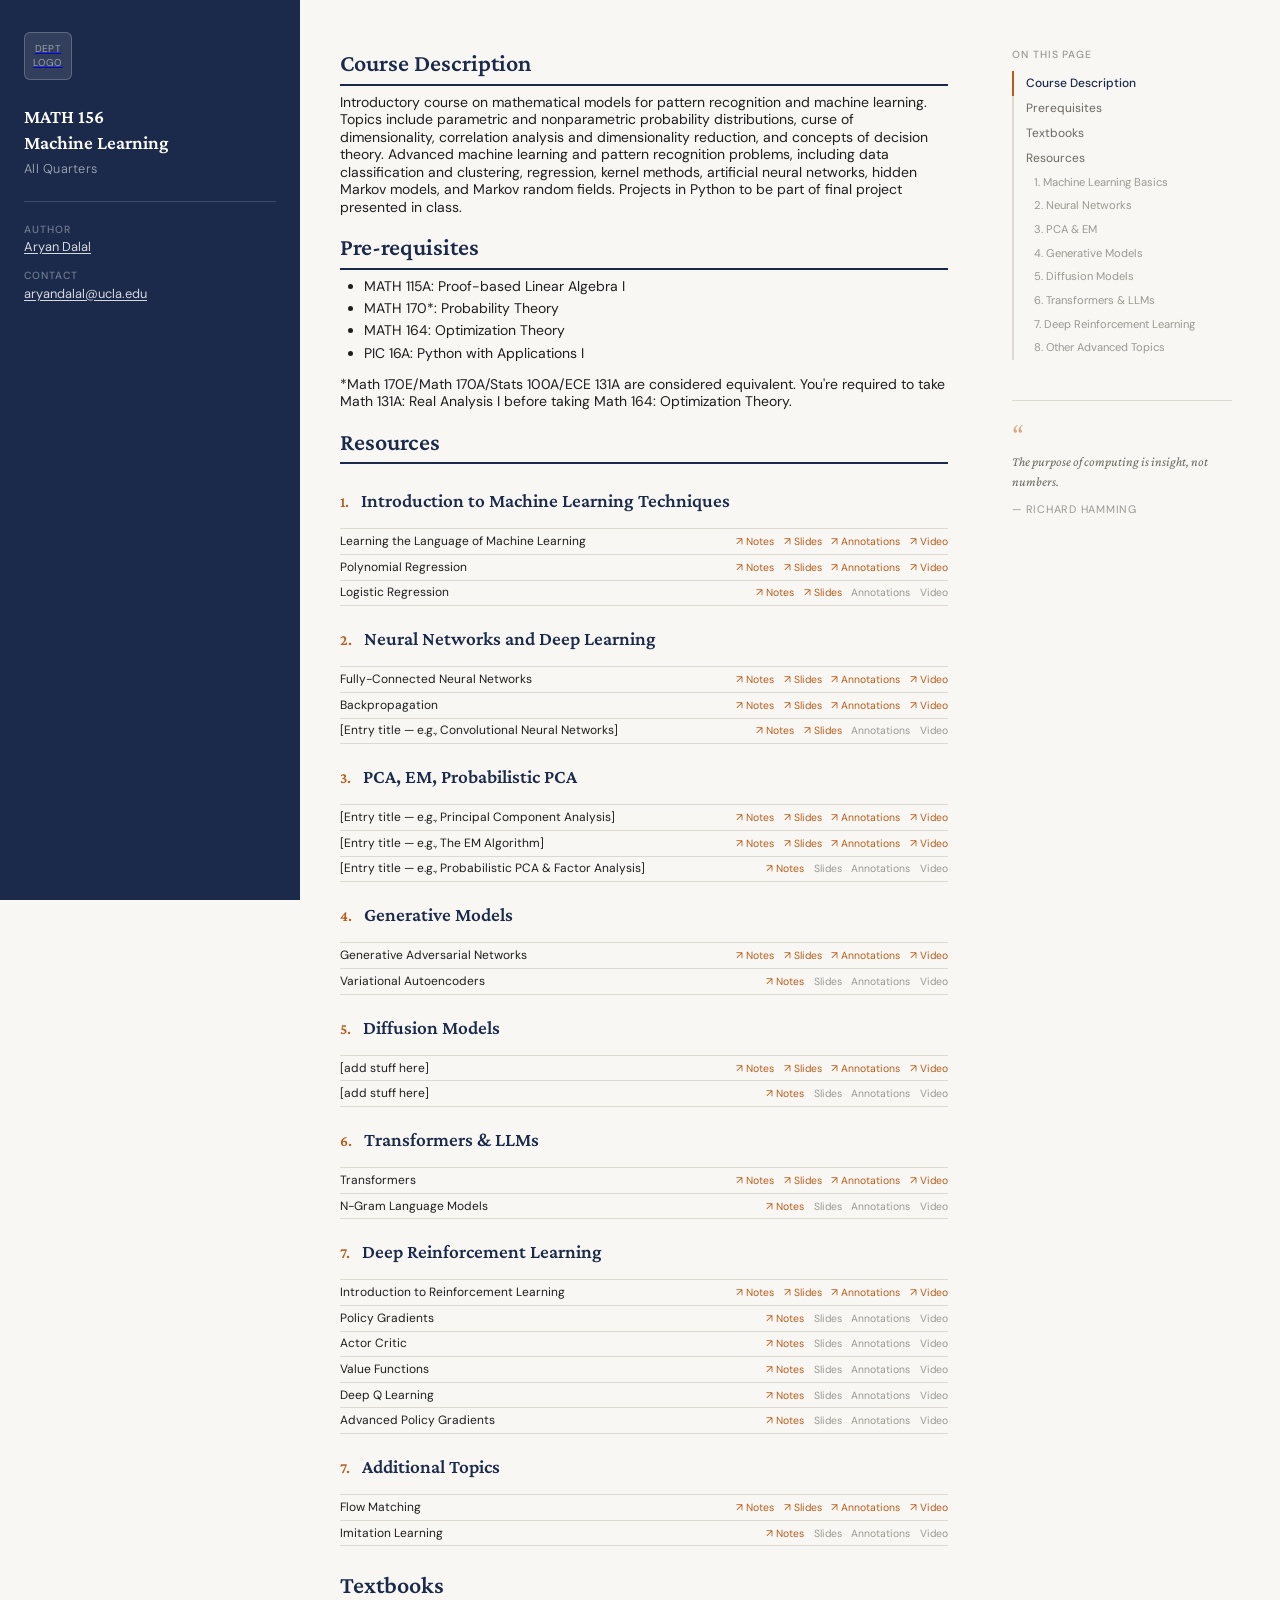
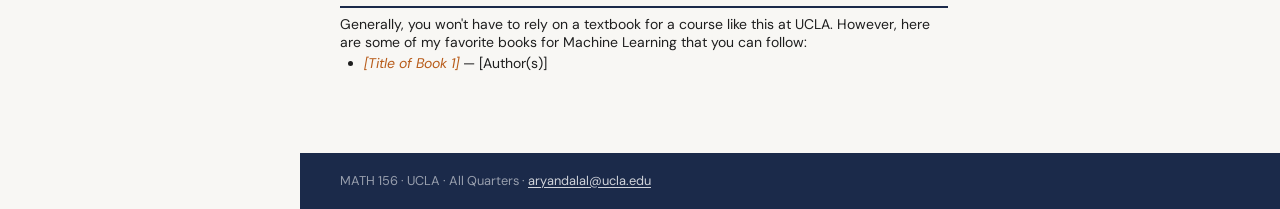
<file: index.html>
<!DOCTYPE html>
<html lang="en">
<head>
  <meta charset="UTF-8" />
  <meta name="viewport" content="width=device-width, initial-scale=1.0" />
  <meta name="description" content="[Course description for SEO]" />
  <title>Math 156: Machine Learning</title>

  <link rel="preconnect" href="https://fonts.googleapis.com" />
  <link rel="preconnect" href="https://fonts.gstatic.com" crossorigin />
  <link href="https://fonts.googleapis.com/css2?family=Crimson+Pro:ital,wght@0,300;0,400;0,600;1,400&family=DM+Sans:opsz,wght@9..40,300;9..40,400;9..40,500&display=swap" rel="stylesheet" />
  <link rel="stylesheet" href="styles.css" />
</head>
<body>

<!-- ═══════════════════════════ SIDEBAR ═══════════════════════════════ -->
<aside class="sidebar">
  <div class="sidebar-logo">
    <a href="#">
      <div class="logo-placeholder">DEPT<br>LOGO</div>
    </a>
  </div>

  <h1 class="sidebar-title">
    <a href="index.html">MATH 156 <br> Machine Learning</a>
  </h1>
  <div class="sidebar-season">All Quarters</div>

  <hr class="sidebar-divider" />

  <ul class="sidebar-meta">
    <li>
      <span class="meta-label">Author</span>
      <span class="meta-value"><a href="#">Aryan Dalal</a></span>
    </li>
    <li>
      <span class="meta-label">Contact</span>
      <span class="meta-value"><a href="mailto:aryandalal@ucla.edu">aryandalal@ucla.edu</a></span>
    </li>
  </ul>
</aside>

<!-- ═══════════════════════════ PAGE BODY ═════════════════════════════ -->
<div class="page-body">

  <div class="content-wrapper">

    <!-- ══ MAIN CONTENT ══════════════════════════════════ -->
    <main>

      <!-- ── Course Description ── -->
      <section id="description">
        <h2>Course Description</h2>
        <p>
          Introductory course on mathematical models for pattern recognition and machine learning. Topics include parametric and nonparametric probability distributions, curse of dimensionality, correlation analysis and dimensionality reduction, and concepts of decision theory. Advanced machine learning and pattern recognition problems, including data classification and clustering, regression, kernel methods, artificial neural networks, hidden Markov models, and Markov random fields. Projects in Python to be part of final project presented in class.
        </p>
      </section>

      <!-- ── Prerequisites ── -->
      <section id="prerequisites">
        <h2>Pre-requisites</h2>
        <ul>
          <li>MATH 115A: Proof-based Linear Algebra I</li>
          <li>MATH 170*: Probability Theory</li>
          <li>MATH 164: Optimization Theory</li>
          <li>PIC 16A: Python with Applications I</li>
        </ul>
        <p>*Math 170E/Math 170A/Stats 100A/ECE 131A are considered equivalent. You're required to take Math 131A: Real Analysis I before taking Math 164: Optimization Theory.</p>
      </section>

      <!-- ── Resources ── -->
      <section id="resources">
        <h2>Resources</h2>

        <!-- ─ Topic 1 ─ -->
        <div class="topic" id="topic-1">
          <div class="topic-header">
            <span class="topic-number">1.</span>
            <h3 class="topic-title">Introduction to Machine Learning Techniques</h3>
          </div>

          <div class="entry">
            <div class="entry-title">Learning the Language of Machine Learning</div>
            <div class="entry-links">
              <a href="#">Notes</a>
              <a href="#">Slides</a>
              <a href="#">Annotations</a>
              <a href="#">Video</a>
            </div>
          </div>

          <div class="entry">
            <div class="entry-title">Polynomial Regression</div>
            <div class="entry-links">
              <a href="#">Notes</a>
              <a href="#">Slides</a>
              <a href="#">Annotations</a>
              <a href="#">Video</a>
            </div>
          </div>

          <div class="entry">
            <div class="entry-title">Logistic Regression</div>
            <div class="entry-links">
              <a href="#">Notes</a>
              <a href="#">Slides</a>
              <a href="#" class="pending">Annotations</a>
              <a href="#" class="pending">Video</a>
            </div>
          </div>
        </div>

        <!-- ─ Topic 2 ─ -->
        <div class="topic" id="topic-2">
          <div class="topic-header">
            <span class="topic-number">2.</span>
            <h3 class="topic-title">Neural Networks and Deep Learning</h3>
          </div>

          <div class="entry">
            <div class="entry-title">Fully-Connected Neural Networks</div>
            <div class="entry-links">
              <a href="#">Notes</a>
              <a href="#">Slides</a>
              <a href="#">Annotations</a>
              <a href="#">Video</a>
            </div>
          </div>

          <div class="entry">
            <div class="entry-title">Backpropagation</div>
            <div class="entry-links">
              <a href="#">Notes</a>
              <a href="#">Slides</a>
              <a href="#">Annotations</a>
              <a href="#">Video</a>
            </div>
          </div>

          <div class="entry">
            <div class="entry-title">[Entry title — e.g., Convolutional Neural Networks]</div>
            <div class="entry-links">
              <a href="#">Notes</a>
              <a href="#">Slides</a>
              <a href="#" class="pending">Annotations</a>
              <a href="#" class="pending">Video</a>
            </div>
          </div>
        </div>

        <!-- ─ Topic 3 ─ -->
        <div class="topic" id="topic-3">
          <div class="topic-header">
            <span class="topic-number">3.</span>
            <h3 class="topic-title">PCA, EM, Probabilistic PCA</h3>
          </div>

          <div class="entry">
            <div class="entry-title">[Entry title — e.g., Principal Component Analysis]</div>
            <div class="entry-links">
              <a href="#">Notes</a>
              <a href="#">Slides</a>
              <a href="#">Annotations</a>
              <a href="#">Video</a>
            </div>
          </div>

          <div class="entry">
            <div class="entry-title">[Entry title — e.g., The EM Algorithm]</div>
            <div class="entry-links">
              <a href="#">Notes</a>
              <a href="#">Slides</a>
              <a href="#">Annotations</a>
              <a href="#">Video</a>
            </div>
          </div>

          <div class="entry">
            <div class="entry-title">[Entry title — e.g., Probabilistic PCA &amp; Factor Analysis]</div>
            <div class="entry-links">
              <a href="#">Notes</a>
              <a href="#" class="pending">Slides</a>
              <a href="#" class="pending">Annotations</a>
              <a href="#" class="pending">Video</a>
            </div>
          </div>
        </div>

        <!-- ─ Topic 4 ─ -->
        <div class="topic" id="topic-4">
          <div class="topic-header">
            <span class="topic-number">4.</span>
            <h3 class="topic-title">Generative Models</h3>
          </div>

          <div class="entry">
            <div class="entry-title">Generative Adversarial Networks</div>
            <div class="entry-links">
              <a href="#">Notes</a>
              <a href="#">Slides</a>
              <a href="#">Annotations</a>
              <a href="#">Video</a>
            </div>
          </div>

          <div class="entry">
            <div class="entry-title">Variational Autoencoders</div>
            <div class="entry-links">
              <a href="#">Notes</a>
              <a href="#" class="pending">Slides</a>
              <a href="#" class="pending">Annotations</a>
              <a href="#" class="pending">Video</a>
            </div>
          </div>
        </div>
        
      <!-- ─ Topic 5 ─ -->
        <div class="topic" id="topic-5">
          <div class="topic-header">
            <span class="topic-number">5.</span>
            <h3 class="topic-title">Diffusion Models</h3>
          </div>

          <div class="entry">
            <div class="entry-title">[add stuff here]</div>
            <div class="entry-links">
              <a href="#">Notes</a>
              <a href="#">Slides</a>
              <a href="#">Annotations</a>
              <a href="#">Video</a>
            </div>
          </div>

          <div class="entry">
            <div class="entry-title">[add stuff here]</div>
            <div class="entry-links">
              <a href="#">Notes</a>
              <a href="#" class="pending">Slides</a>
              <a href="#" class="pending">Annotations</a>
              <a href="#" class="pending">Video</a>
            </div>
          </div>
        </div>
        
        <!-- ─ Topic 6 ─ -->
        <div class="topic" id="topic-6">
          <div class="topic-header">
            <span class="topic-number">6.</span>
            <h3 class="topic-title">Transformers & LLMs</h3>
          </div>

          <div class="entry">
            <div class="entry-title">Transformers</div>
            <div class="entry-links">
              <a href="#">Notes</a>
              <a href="#">Slides</a>
              <a href="#">Annotations</a>
              <a href="#">Video</a>
            </div>
          </div>

          <div class="entry">
            <div class="entry-title">N-Gram Language Models</div>
            <div class="entry-links">
              <a href="#">Notes</a>
              <a href="#" class="pending">Slides</a>
              <a href="#" class="pending">Annotations</a>
              <a href="#" class="pending">Video</a>
            </div>
          </div>
        </div> 
        
        <!-- ─ Topic 7 ─ -->
        <div class="topic" id="topic-7">
          <div class="topic-header">
            <span class="topic-number">7.</span>
            <h3 class="topic-title">Deep Reinforcement Learning</h3>
          </div>

          <div class="entry">
            <div class="entry-title">Introduction to Reinforcement Learning</div>
            <div class="entry-links">
              <a href="#">Notes</a>
              <a href="#">Slides</a>
              <a href="#">Annotations</a>
              <a href="#">Video</a>
            </div>
          </div>

          <div class="entry">
            <div class="entry-title">Policy Gradients</div>
            <div class="entry-links">
              <a href="#">Notes</a>
              <a href="#" class="pending">Slides</a>
              <a href="#" class="pending">Annotations</a>
              <a href="#" class="pending">Video</a>
            </div>
          </div>
          
          <div class="entry">
            <div class="entry-title">Actor Critic</div>
            <div class="entry-links">
              <a href="#">Notes</a>
              <a href="#" class="pending">Slides</a>
              <a href="#" class="pending">Annotations</a>
              <a href="#" class="pending">Video</a>
            </div>
          </div>
          
          <div class="entry">
            <div class="entry-title">Value Functions</div>
            <div class="entry-links">
              <a href="#">Notes</a>
              <a href="#" class="pending">Slides</a>
              <a href="#" class="pending">Annotations</a>
              <a href="#" class="pending">Video</a>
            </div>
          </div>
          
          <div class="entry">
            <div class="entry-title">Deep Q Learning</div>
            <div class="entry-links">
              <a href="#">Notes</a>
              <a href="#" class="pending">Slides</a>
              <a href="#" class="pending">Annotations</a>
              <a href="#" class="pending">Video</a>
            </div>
          </div>
          
          <div class="entry">
            <div class="entry-title">Advanced Policy Gradients</div>
            <div class="entry-links">
              <a href="#">Notes</a>
              <a href="#" class="pending">Slides</a>
              <a href="#" class="pending">Annotations</a>
              <a href="#" class="pending">Video</a>
            </div>
          </div>
        </div> 
        
        <!-- ─ Topic 8 ─ -->
        <div class="topic" id="topic-8">
          <div class="topic-header">
            <span class="topic-number">7.</span>
            <h3 class="topic-title">Additional Topics</h3>
          </div>

          <div class="entry">
            <div class="entry-title">Flow Matching</div>
            <div class="entry-links">
              <a href="#">Notes</a>
              <a href="#">Slides</a>
              <a href="#">Annotations</a>
              <a href="#">Video</a>
            </div>
          </div>

          <div class="entry">
            <div class="entry-title">Imitation Learning</div>
            <div class="entry-links">
              <a href="#">Notes</a>
              <a href="#" class="pending">Slides</a>
              <a href="#" class="pending">Annotations</a>
              <a href="#" class="pending">Video</a>
            </div>
          </div>
        </div> 

      </section>
      
      <!-- ── Textbooks ── -->
      <section id="textbooks">
        <h2>Textbooks</h2>
        <p>
          Generally, you won't have to rely on a textbook for a course like this at UCLA. However, here are some of my favorite books for Machine Learning that you can follow:
        </p>
        <ul>
          <li><em><a href="#">[Title of Book 1]</a></em> — [Author(s)]</li>
        </ul>
      </section>

      <!-- ── Acknowledgments ── -->
      <!--<section id="acknowledgments">
        <h2>Acknowledgments</h2>
        <p>
          
        </p>
      </section>
      -->

    </main>

    <!-- ══ RIGHT TABLE OF CONTENTS ═══════════════════════ -->
    <nav class="toc" aria-label="On this page">
      <div class="toc-label">On this page</div>
      <ul class="toc-list">
        <li><a href="#description">Course Description</a></li>
        <li><a href="#prerequisites">Prerequisites</a></li>
        <li><a href="#textbooks">Textbooks</a></li>
        <li><a href="#resources">Resources</a></li>
        <li class="toc-sub"><a href="#topic-1">1. Machine Learning Basics</a></li>
        <li class="toc-sub"><a href="#topic-2">2. Neural Networks</a></li>
        <li class="toc-sub"><a href="#topic-3">3. PCA &amp; EM</a></li>
        <li class="toc-sub"><a href="#topic-4">4. Generative Models</a></li>
        <li class="toc-sub"><a href="#topic-5">5. Diffusion Models</a></li>
        <li class="toc-sub"><a href="#topic-6">6. Transformers &amp; LLMs</a></li>
        <li class="toc-sub"><a href="#topic-7">7. Deep Reinforcement Learning</a></li>
        <li class="toc-sub"><a href="#topic-8">8. Other Advanced Topics</a></li>
        <!--<li><a href="#acknowledgments">Acknowledgments</a></li>-->
      </ul>
      
      <div class="toc-quote">
        <blockquote>
            The purpose of computing is insight, not numbers.
            <cite>— Richard Hamming</cite>
        </blockquote>
      </div>
      
    </nav>

  </div><!-- /.content-wrapper -->

  <!-- ═══════════════════════════ FOOTER ═══════════════════════════════ -->
  <footer>
    MATH 156 &middot; UCLA &middot; All Quarters &middot;
    <a href="aryandalal@ucla.edu">aryandalal@ucla.edu</a>
  </footer>

</div><!-- /.page-body -->

<script>
  // Highlight the active TOC link as the user scrolls
  const targets = document.querySelectorAll('section[id], .topic[id]');
  const links   = document.querySelectorAll('.toc-list a');

  const observer = new IntersectionObserver(entries => {
    entries.forEach(entry => {
      if (entry.isIntersecting) {
        const id = entry.target.getAttribute('id');
        links.forEach(link => {
          link.classList.toggle('active', link.getAttribute('href') === '#' + id);
        });
      }
    });
  }, { rootMargin: '-10% 0px -80% 0px' });

  targets.forEach(t => observer.observe(t));
</script>

</body>
</html>
</file>
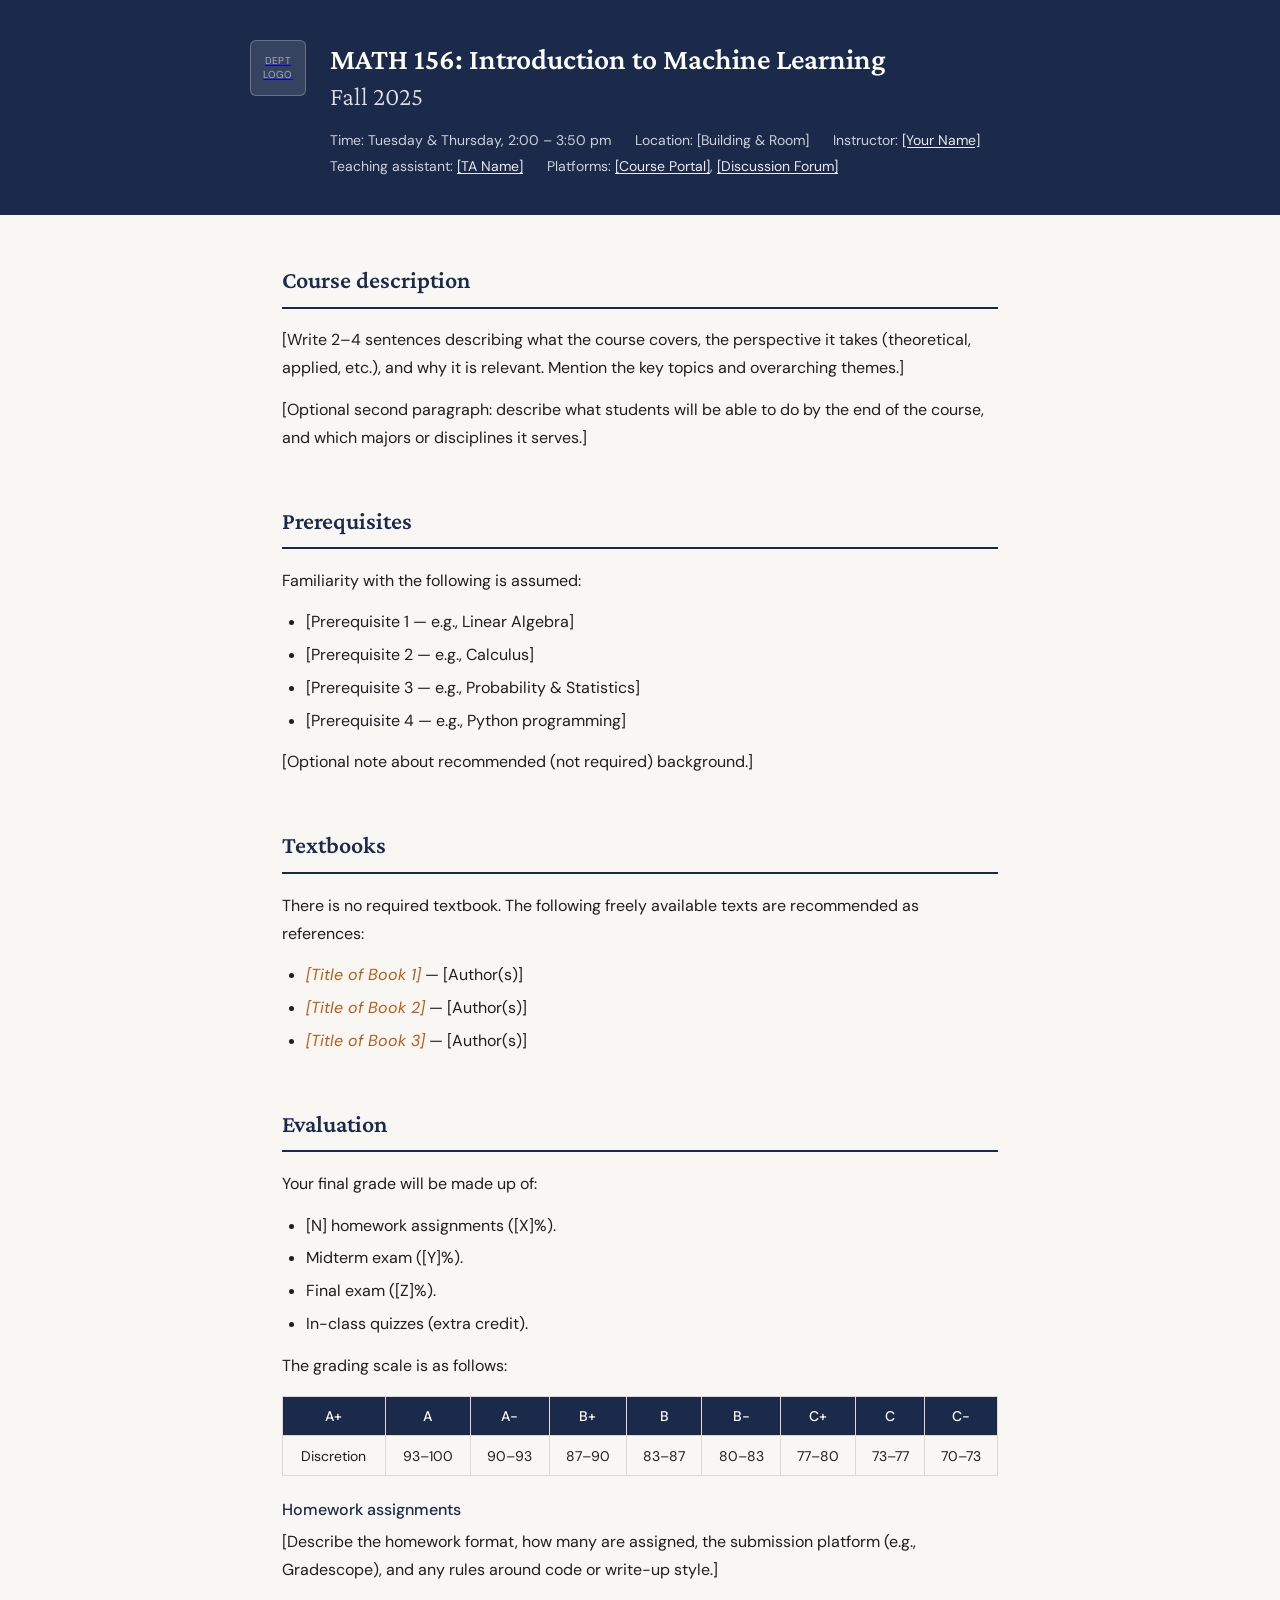
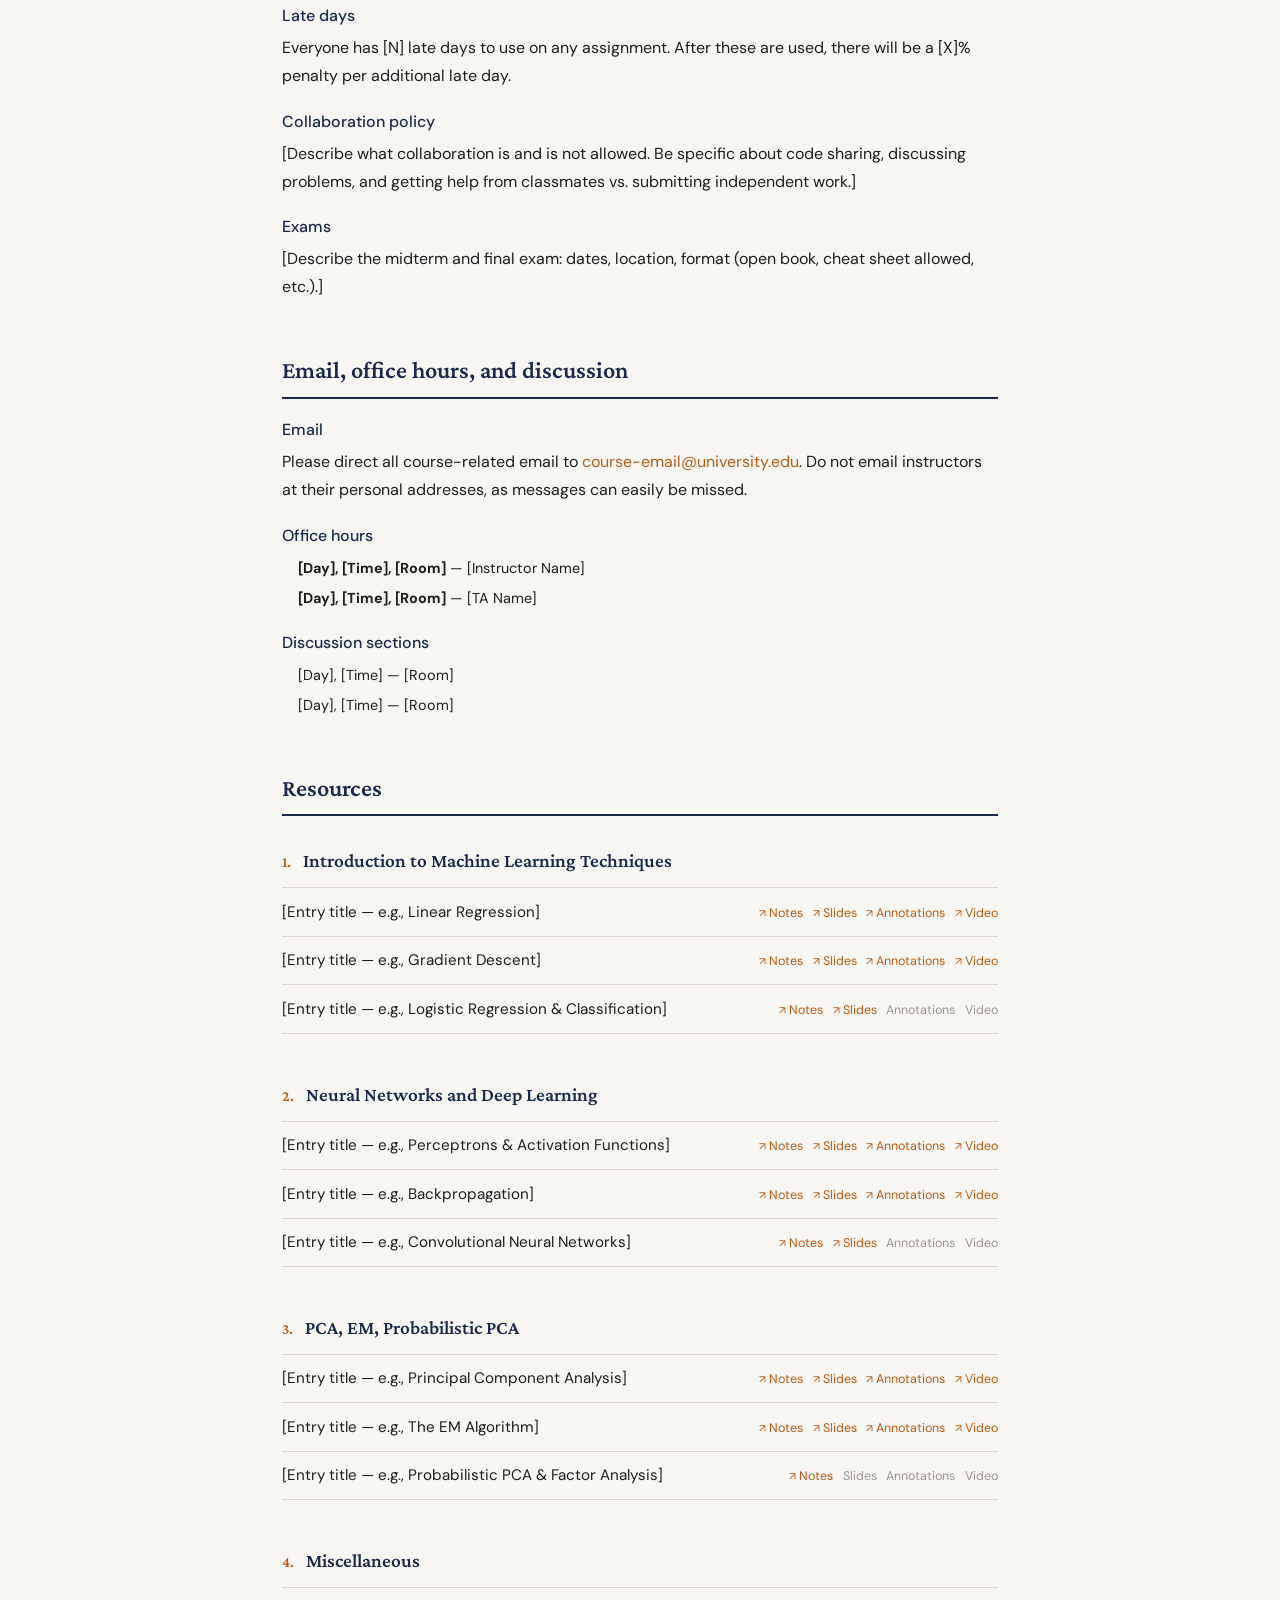
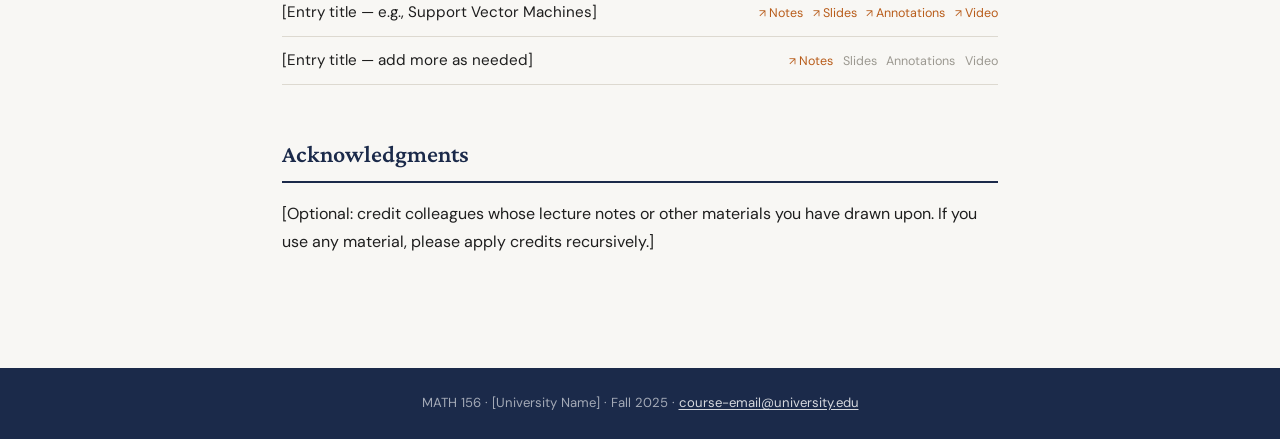
<file: index-3.html>
<!DOCTYPE html>
<html lang="en">
<head>
  <meta charset="UTF-8" />
  <meta name="viewport" content="width=device-width, initial-scale=1.0" />
  <meta name="description" content="[Course description for SEO]" />
  <title>[COURSE CODE]: [Course Title], [Season Year]</title>

  <link rel="preconnect" href="https://fonts.googleapis.com" />
  <link rel="preconnect" href="https://fonts.gstatic.com" crossorigin />
  <link href="https://fonts.googleapis.com/css2?family=Crimson+Pro:ital,wght@0,300;0,400;0,600;1,400&family=DM+Sans:opsz,wght@9..40,300;9..40,400;9..40,500&display=swap" rel="stylesheet" />

  <style>
    *, *::before, *::after { box-sizing: border-box; margin: 0; padding: 0; }

    :root {
      --navy:       #1B2A4A;
      --accent:     #B85C1A;
      --bg:         #F8F7F4;
      --surface:    #FFFFFF;
      --border:     #DDD9D0;
      --text:       #1E1E1E;
      --text-muted: #6B6860;
      --text-light: #9B9890;
      --serif:      'Crimson Pro', Georgia, serif;
      --sans:       'DM Sans', system-ui, sans-serif;
      --max-width:  780px;
    }

    html { scroll-behavior: smooth; }

    body {
      font-family: var(--sans);
      background: var(--bg);
      color: var(--text);
      font-size: 16px;
      line-height: 1.75;
    }

    /* ── Header ─────────────────────────────────────────── */
    .site-header {
      background: var(--navy);
      color: #fff;
      padding: 2.5rem 2rem 2.25rem;
    }

    .header-inner {
      max-width: var(--max-width);
      margin: 0 auto;
      display: flex;
      align-items: flex-start;
      gap: 1.5rem;
    }

    .logo-area a { display: block; }
    .logo-area img { height: 56px; width: auto; }

    .logo-placeholder {
      height: 56px;
      width: 56px;
      background: rgba(255,255,255,0.12);
      border: 1px solid rgba(255,255,255,0.25);
      border-radius: 6px;
      display: flex;
      align-items: center;
      justify-content: center;
      font-size: 10px;
      color: rgba(255,255,255,0.55);
      text-align: center;
      line-height: 1.4;
      letter-spacing: 0.03em;
    }

    .header-text h1 {
      font-family: var(--serif);
      font-size: 1.85rem;
      font-weight: 600;
      line-height: 1.3;
      color: #fff;
    }

    .header-text h1 a { color: inherit; text-decoration: none; }

    .header-text h1 .subtitle {
      display: block;
      font-weight: 300;
      font-size: 0.88em;
      opacity: 0.85;
      margin-top: 0.1rem;
    }

    .header-meta {
      list-style: none;
      margin-top: 0.85rem;
      display: flex;
      flex-wrap: wrap;
      gap: 0.15rem 1.5rem;
      font-size: 0.875rem;
      color: rgba(255,255,255,0.78);
    }

    .header-meta a {
      color: rgba(255,255,255,0.9);
      text-decoration: underline;
      text-underline-offset: 2px;
    }

    .header-meta a:hover { color: #fff; }

    /* ── Main layout ─────────────────────────────────────── */
    main {
      max-width: var(--max-width);
      margin: 0 auto;
      padding: 2.75rem 2rem 4rem;
    }

    /* ── Sections ────────────────────────────────────────── */
    section { margin-bottom: 3rem; }

    section h2 {
      font-family: var(--serif);
      font-size: 1.5rem;
      font-weight: 600;
      color: var(--navy);
      border-bottom: 2px solid var(--navy);
      padding-bottom: 0.35rem;
      margin-bottom: 1.1rem;
    }

    section p { margin-bottom: 0.85rem; }
    section p:last-child { margin-bottom: 0; }

    section ul, section ol {
      padding-left: 1.5rem;
      margin-bottom: 0.85rem;
    }

    section li { margin-bottom: 0.3rem; }

    section a { color: var(--accent); text-decoration: none; }
    section a:hover { text-decoration: underline; text-underline-offset: 2px; }

    /* ── Grading table ───────────────────────────────────── */
    .grade-table {
      width: 100%;
      border-collapse: collapse;
      margin: 1rem 0 1.25rem;
      font-size: 0.875rem;
    }

    .grade-table th,
    .grade-table td {
      border: 1px solid var(--border);
      padding: 0.45rem 0.6rem;
      text-align: center;
    }

    .grade-table thead th {
      background: var(--navy);
      color: #fff;
      font-weight: 500;
    }

    .grade-table tbody tr:nth-child(even) td { background: #F2F0EC; }

    /* ── Policy blocks ───────────────────────────────────── */
    .policy-block { margin: 1.1rem 0; }

    .policy-block > strong {
      display: block;
      color: var(--navy);
      font-weight: 500;
      margin-bottom: 0.25rem;
    }

    .oh-entry {
      font-size: 0.9rem;
      margin: 0.35rem 0 0.35rem 1rem;
    }

    /* ── Resources ───────────────────────────────────────── */
    #resources h2 { margin-bottom: 1.75rem; }

    .topic { margin-bottom: 2.75rem; }

    .topic-header {
      display: flex;
      align-items: baseline;
      gap: 0.75rem;
      margin-bottom: 0.6rem;
    }

    .topic-number {
      font-family: var(--serif);
      font-size: 0.95rem;
      font-weight: 600;
      color: var(--accent);
      flex-shrink: 0;
    }

    .topic-title {
      font-family: var(--serif);
      font-size: 1.2rem;
      font-weight: 600;
      color: var(--navy);
    }

    /* Each note/lecture row */
    .entry {
      display: flex;
      align-items: baseline;
      justify-content: space-between;
      gap: 1rem;
      padding: 0.65rem 0;
      border-top: 1px solid var(--border);
    }

    .entry:last-child { border-bottom: 1px solid var(--border); }

    .entry-title {
      font-size: 0.95rem;
      color: var(--text);
      flex: 1;
      min-width: 0;
    }

    .entry-links {
      display: flex;
      flex-wrap: wrap;
      gap: 0.25rem 0.6rem;
      flex-shrink: 0;
      font-size: 0.78rem;
    }

    .entry-links a {
      color: var(--accent);
      text-decoration: none;
      white-space: nowrap;
    }

    .entry-links a::before { content: "↗ "; font-size: 0.68rem; }
    .entry-links a:hover { text-decoration: underline; }

    /* Placeholder styling for entries not yet uploaded */
    .entry-links a.pending {
      color: var(--text-light);
      pointer-events: none;
      cursor: default;
    }

    .entry-links a.pending::before { content: ""; }

    /* ── Footer ──────────────────────────────────────────── */
    footer {
      background: var(--navy);
      color: rgba(255,255,255,0.6);
      font-size: 0.82rem;
      padding: 1.5rem 2rem;
      text-align: center;
    }

    footer a {
      color: rgba(255,255,255,0.82);
      text-decoration: underline;
      text-underline-offset: 2px;
    }

    /* ── Responsive ──────────────────────────────────────── */
    @media (max-width: 600px) {
      .header-inner { flex-direction: column; gap: 1rem; }
      .header-text h1 { font-size: 1.5rem; }
      .entry { flex-direction: column; gap: 0.3rem; }
    }
  </style>
</head>
<body>

<!-- ═══════════════════════════ HEADER ════════════════════════════════ -->
<header class="site-header">
  <div class="header-inner">

    <!--
      Logo: replace the .logo-placeholder div with a real <img> tag.
      Example: <img src="assets/dept-logo.png" alt="Math Department" />
      Or remove the .logo-area block entirely if you don't have a logo.
    -->
    <div class="logo-area">
      <a href="#">
        <div class="logo-placeholder">DEPT<br>LOGO</div>
      </a>
    </div>

    <div class="header-text">
      <h1>
        <a href="index.html">
          MATH 156: Introduction to Machine Learning
          <span class="subtitle">Fall 2025</span>
        </a>
      </h1>

      <ul class="header-meta">
        <li>Time: Tuesday &amp; Thursday, 2:00 – 3:50 pm</li>
        <li>Location: [Building &amp; Room]</li>
        <li>Instructor: <a href="#">[Your Name]</a></li>
        <li>Teaching assistant: <a href="#">[TA Name]</a></li>
        <li>Platforms: <a href="#">[Course Portal]</a>, <a href="#">[Discussion Forum]</a></li>
      </ul>
    </div>

  </div>
</header>

<!-- ═══════════════════════════ MAIN ══════════════════════════════════ -->
<main>

  <!-- ── Course Description ── -->
  <section id="description">
    <h2>Course description</h2>
    <p>
      [Write 2–4 sentences describing what the course covers, the perspective it
      takes (theoretical, applied, etc.), and why it is relevant. Mention the
      key topics and overarching themes.]
    </p>
    <p>
      [Optional second paragraph: describe what students will be able to do by
      the end of the course, and which majors or disciplines it serves.]
    </p>
  </section>

  <!-- ── Prerequisites ── -->
  <section id="prerequisites">
    <h2>Prerequisites</h2>
    <p>Familiarity with the following is assumed:</p>
    <ul>
      <li>[Prerequisite 1 — e.g., Linear Algebra]</li>
      <li>[Prerequisite 2 — e.g., Calculus]</li>
      <li>[Prerequisite 3 — e.g., Probability &amp; Statistics]</li>
      <li>[Prerequisite 4 — e.g., Python programming]</li>
    </ul>
    <p>[Optional note about recommended (not required) background.]</p>
  </section>

  <!-- ── Textbooks ── -->
  <section id="textbooks">
    <h2>Textbooks</h2>
    <p>
      There is no required textbook. The following freely available texts are
      recommended as references:
    </p>
    <ul>
      <li><em><a href="#">[Title of Book 1]</a></em> — [Author(s)]</li>
      <li><em><a href="#">[Title of Book 2]</a></em> — [Author(s)]</li>
      <li><em><a href="#">[Title of Book 3]</a></em> — [Author(s)]</li>
    </ul>
  </section>

  <!-- ── Evaluation ── -->
  <section id="evaluation">
    <h2>Evaluation</h2>
    <p>Your final grade will be made up of:</p>
    <ul>
      <li>[N] homework assignments ([X]%).</li>
      <li>Midterm exam ([Y]%).</li>
      <li>Final exam ([Z]%).</li>
      <li>In-class quizzes (extra credit).</li>
    </ul>

    <p>The grading scale is as follows:</p>

    <table class="grade-table">
      <thead>
        <tr>
          <th>A+</th><th>A</th><th>A−</th>
          <th>B+</th><th>B</th><th>B−</th>
          <th>C+</th><th>C</th><th>C−</th>
        </tr>
      </thead>
      <tbody>
        <tr>
          <td>Discretion</td>
          <td>93–100</td><td>90–93</td>
          <td>87–90</td><td>83–87</td><td>80–83</td>
          <td>77–80</td><td>73–77</td><td>70–73</td>
        </tr>
      </tbody>
    </table>

    <div class="policy-block">
      <strong>Homework assignments</strong>
      [Describe the homework format, how many are assigned, the submission
      platform (e.g., Gradescope), and any rules around code or write-up style.]
    </div>

    <div class="policy-block">
      <strong>Late days</strong>
      Everyone has [N] late days to use on any assignment. After these are used,
      there will be a [X]% penalty per additional late day.
    </div>

    <div class="policy-block">
      <strong>Collaboration policy</strong>
      [Describe what collaboration is and is not allowed. Be specific about
      code sharing, discussing problems, and getting help from classmates vs.
      submitting independent work.]
    </div>

    <div class="policy-block">
      <strong>Exams</strong>
      [Describe the midterm and final exam: dates, location, format (open book,
      cheat sheet allowed, etc.).]
    </div>
  </section>

  <!-- ── Office Hours & Contact ── -->
  <section id="contact">
    <h2>Email, office hours, and discussion</h2>

    <div class="policy-block">
      <strong>Email</strong>
      Please direct all course-related email to
      <a href="mailto:course-email@university.edu">course-email@university.edu</a>.
      Do not email instructors at their personal addresses, as messages can
      easily be missed.
    </div>

    <div class="policy-block">
      <strong>Office hours</strong>
      <p class="oh-entry"><strong>[Day], [Time], [Room]</strong> — [Instructor Name]</p>
      <p class="oh-entry"><strong>[Day], [Time], [Room]</strong> — [TA Name]</p>
    </div>

    <div class="policy-block">
      <strong>Discussion sections</strong>
      <p class="oh-entry">[Day], [Time] — [Room]</p>
      <p class="oh-entry">[Day], [Time] — [Room]</p>
    </div>
  </section>

  <!-- ── Resources ── -->
  <section id="resources">
    <h2>Resources</h2>

    <!--
      HOW TO ADD AN ENTRY:
      Copy one <div class="entry"> block and fill in the title and links.
      For links not yet available, use class="pending" to grey them out:
        <a href="#" class="pending">Notes</a>
      Remove any links that don't apply to that entry.
    -->

    <!-- ─ Topic 1 ─ -->
    <div class="topic">
      <div class="topic-header">
        <span class="topic-number">1.</span>
        <h3 class="topic-title">Introduction to Machine Learning Techniques</h3>
      </div>

      <div class="entry">
        <div class="entry-title">[Entry title — e.g., Linear Regression]</div>
        <div class="entry-links">
          <a href="#">Notes</a>
          <a href="#">Slides</a>
          <a href="#">Annotations</a>
          <a href="#">Video</a>
        </div>
      </div>

      <div class="entry">
        <div class="entry-title">[Entry title — e.g., Gradient Descent]</div>
        <div class="entry-links">
          <a href="#">Notes</a>
          <a href="#">Slides</a>
          <a href="#">Annotations</a>
          <a href="#">Video</a>
        </div>
      </div>

      <div class="entry">
        <div class="entry-title">[Entry title — e.g., Logistic Regression &amp; Classification]</div>
        <div class="entry-links">
          <a href="#">Notes</a>
          <a href="#">Slides</a>
          <a href="#" class="pending">Annotations</a>
          <a href="#" class="pending">Video</a>
        </div>
      </div>

    </div>

    <!-- ─ Topic 2 ─ -->
    <div class="topic">
      <div class="topic-header">
        <span class="topic-number">2.</span>
        <h3 class="topic-title">Neural Networks and Deep Learning</h3>
      </div>

      <div class="entry">
        <div class="entry-title">[Entry title — e.g., Perceptrons &amp; Activation Functions]</div>
        <div class="entry-links">
          <a href="#">Notes</a>
          <a href="#">Slides</a>
          <a href="#">Annotations</a>
          <a href="#">Video</a>
        </div>
      </div>

      <div class="entry">
        <div class="entry-title">[Entry title — e.g., Backpropagation]</div>
        <div class="entry-links">
          <a href="#">Notes</a>
          <a href="#">Slides</a>
          <a href="#">Annotations</a>
          <a href="#">Video</a>
        </div>
      </div>

      <div class="entry">
        <div class="entry-title">[Entry title — e.g., Convolutional Neural Networks]</div>
        <div class="entry-links">
          <a href="#">Notes</a>
          <a href="#">Slides</a>
          <a href="#" class="pending">Annotations</a>
          <a href="#" class="pending">Video</a>
        </div>
      </div>

    </div>

    <!-- ─ Topic 3 ─ -->
    <div class="topic">
      <div class="topic-header">
        <span class="topic-number">3.</span>
        <h3 class="topic-title">PCA, EM, Probabilistic PCA</h3>
      </div>

      <div class="entry">
        <div class="entry-title">[Entry title — e.g., Principal Component Analysis]</div>
        <div class="entry-links">
          <a href="#">Notes</a>
          <a href="#">Slides</a>
          <a href="#">Annotations</a>
          <a href="#">Video</a>
        </div>
      </div>

      <div class="entry">
        <div class="entry-title">[Entry title — e.g., The EM Algorithm]</div>
        <div class="entry-links">
          <a href="#">Notes</a>
          <a href="#">Slides</a>
          <a href="#">Annotations</a>
          <a href="#">Video</a>
        </div>
      </div>

      <div class="entry">
        <div class="entry-title">[Entry title — e.g., Probabilistic PCA &amp; Factor Analysis]</div>
        <div class="entry-links">
          <a href="#">Notes</a>
          <a href="#" class="pending">Slides</a>
          <a href="#" class="pending">Annotations</a>
          <a href="#" class="pending">Video</a>
        </div>
      </div>

    </div>

    <!-- ─ Topic 4 ─ -->
    <div class="topic">
      <div class="topic-header">
        <span class="topic-number">4.</span>
        <h3 class="topic-title">Miscellaneous</h3>
      </div>

      <div class="entry">
        <div class="entry-title">[Entry title — e.g., Support Vector Machines]</div>
        <div class="entry-links">
          <a href="#">Notes</a>
          <a href="#">Slides</a>
          <a href="#">Annotations</a>
          <a href="#">Video</a>
        </div>
      </div>

      <div class="entry">
        <div class="entry-title">[Entry title — add more as needed]</div>
        <div class="entry-links">
          <a href="#">Notes</a>
          <a href="#" class="pending">Slides</a>
          <a href="#" class="pending">Annotations</a>
          <a href="#" class="pending">Video</a>
        </div>
      </div>

    </div>

  </section>

  <!-- ── Acknowledgments ── -->
  <section id="acknowledgments">
    <h2>Acknowledgments</h2>
    <p>
      [Optional: credit colleagues whose lecture notes or other materials you
      have drawn upon. If you use any material, please apply credits recursively.]
    </p>
  </section>

</main>

<!-- ═══════════════════════════ FOOTER ═══════════════════════════════ -->
<footer>
  <p>
    MATH 156 &middot; [University Name] &middot; Fall 2025 &middot;
    <a href="mailto:course-email@university.edu">course-email@university.edu</a>
  </p>
</footer>

</body>
</html>
</file>
<file: styles.css>
*, *::before, *::after { box-sizing: border-box; margin: 0; padding: 0; }

:root {
  --sidebar-w:  300px;
  --navy:       #1B2A4A;
  --accent:     #B85C1A;
  --bg:         #F8F7F4;
  --border:     #DDD9D0;
  --text:       #1E1E1E;
  --text-muted: #6B6860;
  --text-light: #9B9890;
  --serif:      'Crimson Pro', Georgia, serif;
  --sans:       'DM Sans', system-ui, sans-serif;
}

html { scroll-behavior: smooth; }

body {
  font-family: var(--sans);
  background: var(--bg);
  color: var(--text);
  font-size: 14px;
  line-height: 1.25;
}

/* ── Left sidebar ────────────────────────────────────── */
.sidebar {
  position: fixed;
  top: 0;
  left: 0;
  width: var(--sidebar-w);
  height: 100vh;
  background: var(--navy);
  color: #fff;
  overflow-y: auto;
  padding: 2rem 1.5rem 2.5rem;
  display: flex;
  flex-direction: column;
  gap: 0;
  z-index: 100;
}

.sidebar::-webkit-scrollbar { width: 4px; }
.sidebar::-webkit-scrollbar-track { background: transparent; }
.sidebar::-webkit-scrollbar-thumb { background: rgba(255,255,255,0.2); border-radius: 2px; }

.sidebar-logo { margin-bottom: 1.5rem; flex-shrink: 0; }
.sidebar-logo a { display: inline-block; }
.sidebar-logo img { height: 48px; width: auto; }

.logo-placeholder {
  height: 48px;
  width: 48px;
  background: rgba(255,255,255,0.1);
  border: 1px solid rgba(255,255,255,0.22);
  border-radius: 6px;
  display: flex;
  align-items: center;
  justify-content: center;
  font-size: 10px;
  color: rgba(255,255,255,0.5);
  text-align: center;
  line-height: 1.4;
  letter-spacing: 0.03em;
}

.sidebar-title {
  font-family: var(--serif);
  font-size: 1.2rem;
  font-weight: 600;
  line-height: 1.35;
  color: #fff;
  margin-bottom: 0.3rem;
}

.sidebar-title a { color: inherit; text-decoration: none; }
.sidebar-title a:hover { opacity: 0.9; }

.sidebar-season {
  font-size: 0.8rem;
  font-weight: 300;
  color: rgba(255,255,255,0.6);
  letter-spacing: 0.02em;
  margin-bottom: 1.5rem;
}

.sidebar-divider {
  border: none;
  border-top: 1px solid rgba(255,255,255,0.15);
  margin-bottom: 1.25rem;
}

.sidebar-meta {
  list-style: none;
  display: flex;
  flex-direction: column;
  gap: 0.7rem;
  font-size: 0.8rem;
  color: rgba(255,255,255,0.7);
  line-height: 1.45;
}

.sidebar-meta li { display: flex; flex-direction: column; gap: 0.1rem; }

.sidebar-meta .meta-label {
  font-size: 0.65rem;
  text-transform: uppercase;
  letter-spacing: 0.09em;
  color: rgba(255,255,255,0.38);
  font-weight: 500;
}

.sidebar-meta .meta-value { color: rgba(255,255,255,0.82); }

.sidebar-meta a {
  color: rgba(255,255,255,0.82);
  text-decoration: underline;
  text-underline-offset: 2px;
}

.sidebar-meta a:hover { color: #fff; }

/* ── Page body ───────────────────────────────────────── */
.page-body {
  margin-left: var(--sidebar-w);
  min-height: 100vh;
  display: flex;
  flex-direction: column;
}

/* ── Content wrapper: main + right TOC ──────────────── */
.content-wrapper {
  flex: 1;
  display: grid;
  grid-template-columns: minmax(0, 1fr) 220px;
  gap: 0 4rem;
  padding: 3rem 3rem 4rem 2.5rem;
  max-width: 1400px;
  margin: 0 auto;
  align-items: start;
}

/* ── Main ────────────────────────────────────────────── */
main { min-width: 0; }

/* ── Sections ────────────────────────────────────────── */
section { margin-bottom: 1rem; }

section h2 {
  font-family: var(--serif);
  font-size: 1.5rem;
  font-weight: 600;
  color: var(--navy);
  border-bottom: 2px solid var(--navy);
  padding-bottom: 0.35rem;
  margin-bottom: 0.5rem;
}

section h3 {
  font-size: 1.2rem;
  font-weight: 400;
  padding-bottom: 0.35rem;
  margin-bottom: 0rem;
  margin-top: -10rem;
}

section p { margin-bottom: 0.25rem; }
section p:last-child { margin-bottom: 0; }

section ul, section ol { padding-left: 1.5rem; margin-bottom: 0.85rem; }
section li { margin-bottom: 0.3rem; }

section a { color: var(--accent); text-decoration: none; }
section a:hover { text-decoration: underline; text-underline-offset: 2px; }

/* ── Grading table ───────────────────────────────────── */
.grade-table {
  width: 100%;
  border-collapse: collapse;
  margin: 1rem 0 1.25rem;
  font-size: 0.875rem;
}

.grade-table th,
.grade-table td {
  border: 1px solid var(--border);
  padding: 0.45rem 0.6rem;
  text-align: center;
}

.grade-table thead th { background: var(--navy); color: #fff; font-weight: 500; }
.grade-table tbody tr:nth-child(even) td { background: #F2F0EC; }

/* ── Policy blocks ───────────────────────────────────── */
.policy-block { margin: 1.1rem 0; }

.policy-block > strong {
  display: block;
  color: var(--navy);
  font-weight: 500;
  margin-bottom: 0.25rem;
}

.oh-entry { font-size: 0.9rem; margin: 0.35rem 0 0.35rem 1rem; }

/* ── Resources ───────────────────────────────────────── */
#resources h2 { margin-bottom: 1.75rem; }

.topic { margin-bottom: 1.5rem; }

.topic-header {
  display: flex;
  align-items: baseline;
  gap: 0.75rem;
  margin-bottom: 0.6rem;
}

.topic-number {
  font-family: var(--serif);
  font-size: 0.95rem;
  font-weight: 600;
  color: var(--accent);
  flex-shrink: 0;
}

.topic-title {
  font-family: var(--serif);
  font-size: 1.2rem;
  font-weight: 600;
  color: var(--navy);
}

.entry {
  display: flex;
  align-items: baseline;
  justify-content: space-between;
  gap: 1rem;
  padding: 0.3rem 0;
  border-top: 1px solid var(--border);
}

.entry:last-child { border-bottom: 1px solid var(--border); }

.entry-title { font-size: 0.75rem; color: var(--text); flex: 1; min-width: 0; }

.entry-links {
  display: flex;
  flex-wrap: wrap;
  gap: 0.25rem 0.6rem;
  flex-shrink: 0;
  font-size: 0.65rem;
}

.entry-links a { color: var(--accent); text-decoration: none; white-space: nowrap; }
.entry-links a::before { content: "↗ "; font-size: 0.68rem; }
.entry-links a:hover { text-decoration: underline; }

.entry-links a.pending { color: var(--text-light); pointer-events: none; cursor: default; }
.entry-links a.pending::before { content: ""; }

/* ── Right TOC ───────────────────────────────────────── */
.toc {
  position: sticky;
  top: 3rem;
}

.toc-label {
  font-size: 0.65rem;
  text-transform: uppercase;
  letter-spacing: 0.09em;
  color: var(--text-light);
  font-weight: 500;
  margin-bottom: 0.65rem;
}

.toc-list {
  list-style: none;
  display: flex;
  flex-direction: column;
}

.toc-list a {
  display: block;
  font-size: 0.75rem;
  color: var(--text-muted);
  text-decoration: none;
  padding: 0.25rem 0 0.25rem 0.75rem;
  border-left: 2px solid var(--border);
  line-height: 1.4;
  transition: color 0.12s, border-color 0.12s;
}

.toc-list a:hover {
  color: var(--text);
  border-left-color: var(--text-muted);
}

.toc-list a.active {
  color: var(--navy);
  border-left-color: var(--accent);
  font-weight: 500;
}

.toc-list .toc-sub a {
  font-size: 0.7rem;
  padding-left: 1.25rem;
  color: var(--text-light);
}

.toc-list .toc-sub a:hover { color: var(--text-muted); }
.toc-list .toc-sub a.active { color: var(--text-muted); border-left-color: var(--accent); font-weight: 400; }

/* ── TOC quote ───────────────────────────────────────── */
.toc-quote {
  margin-top: 2.5rem;
  padding-top: 1.25rem;
  border-top: 1px solid var(--border);
}
 
.toc-quote blockquote {
  font-family: var(--serif);
  font-style: italic;
  font-size: 0.82rem;
  line-height: 1.55;
  color: var(--text-muted);
}
 
.toc-quote blockquote::before {
  content: '\201C';
  display: block;
  font-size: 1.75rem;
  line-height: 1;
  color: var(--accent);
  opacity: 0.5;
  margin-bottom: 0.2rem;
  font-style: normal;
}
 
.toc-quote cite {
  display: block;
  margin-top: 0.5rem;
  font-size: 0.68rem;
  font-style: normal;
  font-family: var(--sans);
  text-transform: uppercase;
  letter-spacing: 0.07em;
  color: var(--text-light);
}

/* ── Footer ──────────────────────────────────────────── */
footer {
  background: var(--navy);
  color: rgba(255,255,255,0.55);
  font-size: 0.8rem;
  padding: 1.25rem 2.5rem;
}

footer a { color: rgba(255,255,255,0.8); text-decoration: underline; text-underline-offset: 2px; }

/* ── Responsive ──────────────────────────────────────── */
@media (max-width: 1100px) {
  .content-wrapper { grid-template-columns: 1fr; max-width: 720px; }
  .toc { display: none; }
}

@media (max-width: 768px) {
  :root { --sidebar-w: 0px; }

  .sidebar {
    position: relative;
    width: 100%;
    height: auto;
    padding: 1.75rem 1.5rem;
  }

  .sidebar-logo { margin-bottom: 1rem; }
  .sidebar-season { margin-bottom: 1rem; }

  .sidebar-meta { flex-direction: row; flex-wrap: wrap; gap: 0.4rem 1.25rem; }
  .sidebar-meta li { flex-direction: row; align-items: center; gap: 0.35rem; }
  .sidebar-meta .meta-label::after { content: ":"; }

  .page-body { margin-left: 0; }
  .content-wrapper { padding: 2rem 1.25rem 3rem; }
  .entry { flex-direction: column; gap: 0.3rem; }
}
</file>
